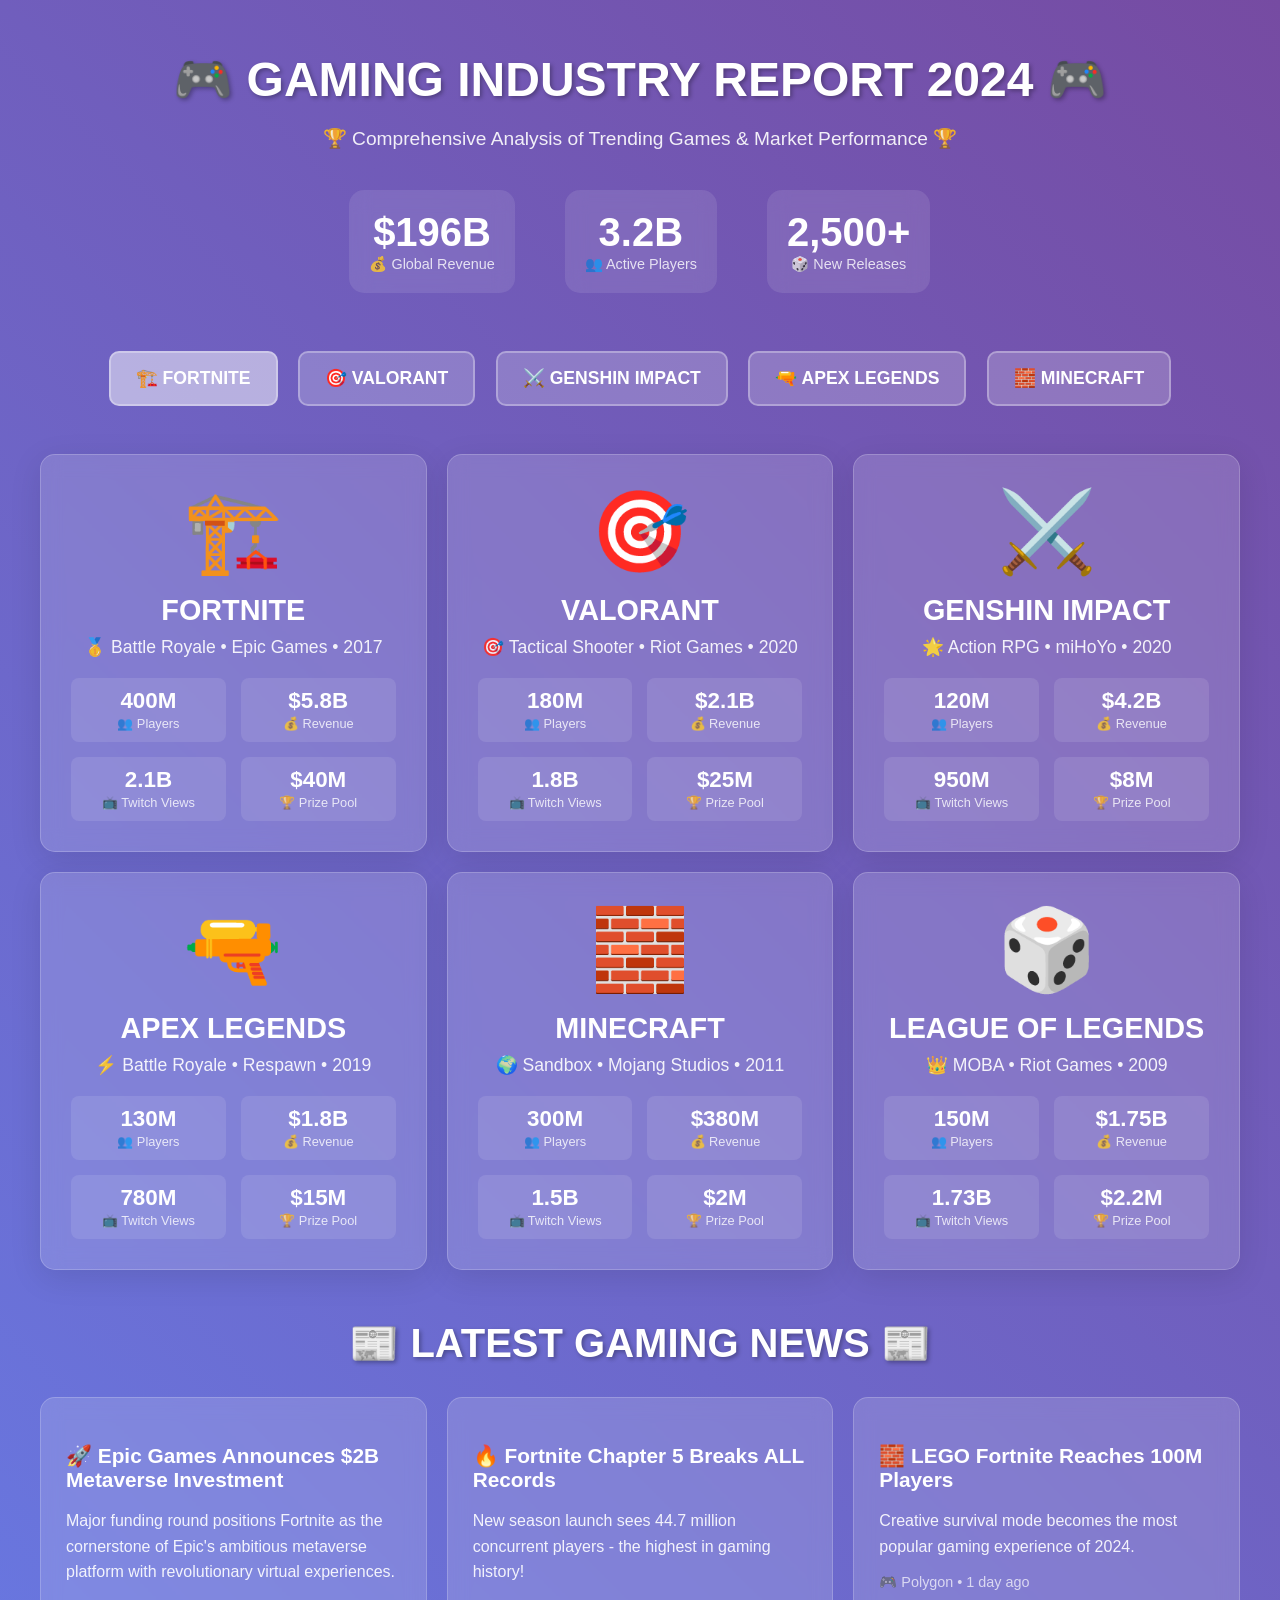
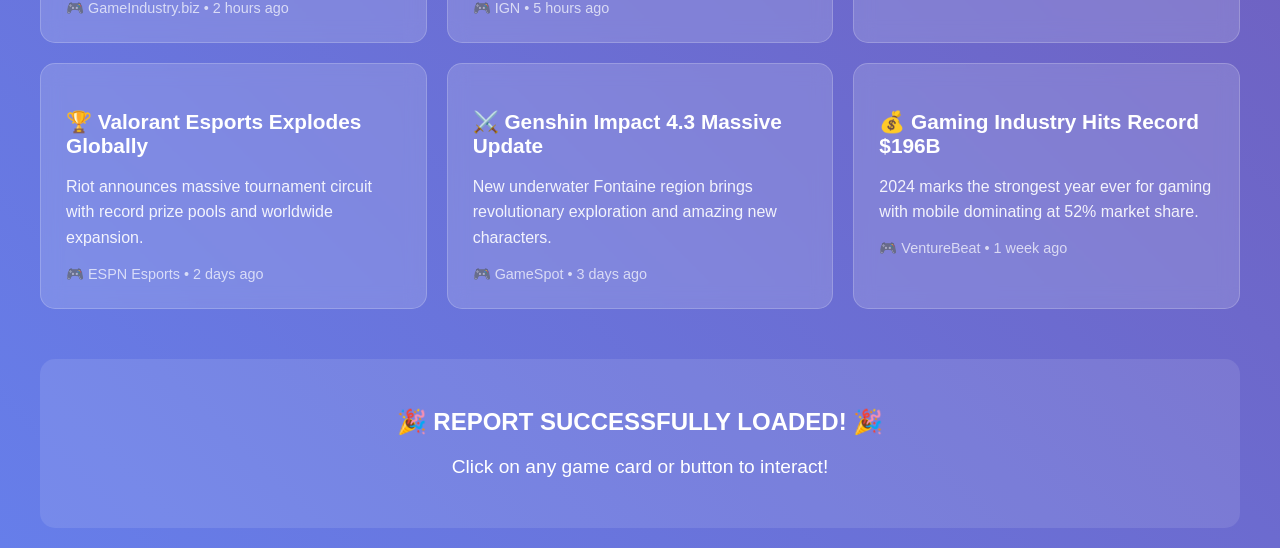
<file: FINAL-GAMING-REPORT.html>
<!DOCTYPE html>
<html>
<head>
    <title>Gaming Report 2024</title>
    <style>
        body { 
            font-family: Arial, sans-serif; 
            margin: 0; 
            background: linear-gradient(45deg, #667eea, #764ba2); 
            color: white; 
            padding: 20px; 
            min-height: 100vh;
        }
        .container { max-width: 1200px; margin: 0 auto; }
        h1 { text-align: center; font-size: 3em; margin-bottom: 10px; text-shadow: 2px 2px 4px rgba(0,0,0,0.3); }
        .subtitle { text-align: center; font-size: 1.2em; margin-bottom: 40px; opacity: 0.9; }
        .stats { display: flex; justify-content: center; gap: 50px; margin-bottom: 50px; flex-wrap: wrap; }
        .stat { text-align: center; background: rgba(255,255,255,0.1); padding: 20px; border-radius: 15px; backdrop-filter: blur(10px); }
        .stat-number { font-size: 2.5em; font-weight: bold; display: block; }
        .stat-label { font-size: 0.9em; opacity: 0.8; }
        .games { display: grid; grid-template-columns: repeat(auto-fit, minmax(300px, 1fr)); gap: 20px; margin-bottom: 50px; }
        .game { 
            background: rgba(255,255,255,0.15); 
            padding: 30px; 
            border-radius: 15px; 
            text-align: center; 
            backdrop-filter: blur(10px);
            border: 1px solid rgba(255,255,255,0.2);
            transition: all 0.3s ease;
            cursor: pointer;
            box-shadow: 0 8px 32px rgba(0,0,0,0.1);
        }
        .game:hover { 
            transform: translateY(-10px) scale(1.05); 
            background: rgba(255,255,255,0.25);
            box-shadow: 0 15px 35px rgba(0,0,0,0.2);
        }
        .game-icon { font-size: 5em; margin-bottom: 15px; }
        .game-title { font-size: 1.8em; margin-bottom: 10px; font-weight: bold; }
        .game-info { opacity: 0.9; margin-bottom: 20px; font-size: 1.1em; }
        .game-stats { display: grid; grid-template-columns: 1fr 1fr; gap: 15px; }
        .game-stat { text-align: center; background: rgba(255,255,255,0.1); padding: 10px; border-radius: 8px; }
        .game-stat-value { font-size: 1.4em; font-weight: bold; display: block; }
        .game-stat-label { font-size: 0.8em; opacity: 0.8; }
        .news { margin-top: 50px; }
        .news h2 { text-align: center; font-size: 2.5em; margin-bottom: 30px; text-shadow: 2px 2px 4px rgba(0,0,0,0.3); }
        .news-grid { display: grid; grid-template-columns: repeat(auto-fit, minmax(300px, 1fr)); gap: 20px; }
        .news-item { 
            background: rgba(255,255,255,0.15); 
            padding: 25px; 
            border-radius: 15px; 
            border: 1px solid rgba(255,255,255,0.2);
            backdrop-filter: blur(10px);
            transition: all 0.3s ease;
        }
        .news-item:hover {
            transform: translateY(-5px);
            background: rgba(255,255,255,0.2);
        }
        .news-item h3 { margin-bottom: 15px; font-size: 1.3em; }
        .news-item p { opacity: 0.9; line-height: 1.6; margin-bottom: 15px; }
        .news-meta { font-size: 0.9em; opacity: 0.7; }
        .buttons { text-align: center; margin: 40px 0; }
        .btn { 
            background: rgba(255,255,255,0.2); 
            border: 2px solid rgba(255,255,255,0.3);
            color: white; 
            padding: 15px 25px; 
            margin: 8px; 
            border-radius: 10px; 
            cursor: pointer;
            font-size: 1.1em;
            font-weight: bold;
            transition: all 0.3s ease;
        }
        .btn:hover { 
            background: rgba(255,255,255,0.4); 
            transform: translateY(-3px);
            box-shadow: 0 5px 15px rgba(0,0,0,0.2);
        }
        .btn.active { background: rgba(255,255,255,0.5); }
        @media (max-width: 768px) {
            h1 { font-size: 2.5em; }
            .stats { flex-direction: column; gap: 20px; }
            .game-stats { grid-template-columns: 1fr; }
        }
        .pulse { animation: pulse 2s infinite; }
        @keyframes pulse {
            0% { transform: scale(1); }
            50% { transform: scale(1.05); }
            100% { transform: scale(1); }
        }
    </style>
</head>
<body>
    <div class="container">
        <h1 class="pulse">🎮 GAMING INDUSTRY REPORT 2024 🎮</h1>
        <p class="subtitle">🏆 Comprehensive Analysis of Trending Games & Market Performance 🏆</p>
        
        <div class="stats">
            <div class="stat">
                <span class="stat-number">$196B</span>
                <span class="stat-label">💰 Global Revenue</span>
            </div>
            <div class="stat">
                <span class="stat-number">3.2B</span>
                <span class="stat-label">👥 Active Players</span>
            </div>
            <div class="stat">
                <span class="stat-number">2,500+</span>
                <span class="stat-label">🎲 New Releases</span>
            </div>
        </div>

        <div class="buttons">
            <button class="btn active" onclick="selectGame('Fortnite', this)">🏗️ FORTNITE</button>
            <button class="btn" onclick="selectGame('Valorant', this)">🎯 VALORANT</button>
            <button class="btn" onclick="selectGame('Genshin Impact', this)">⚔️ GENSHIN IMPACT</button>
            <button class="btn" onclick="selectGame('Apex Legends', this)">🔫 APEX LEGENDS</button>
            <button class="btn" onclick="selectGame('Minecraft', this)">🧱 MINECRAFT</button>
        </div>

        <div class="games">
            <div class="game" onclick="showGameInfo('Fortnite')">
                <div class="game-icon">🏗️</div>
                <div class="game-title">FORTNITE</div>
                <div class="game-info">🥇 Battle Royale • Epic Games • 2017</div>
                <div class="game-stats">
                    <div class="game-stat">
                        <span class="game-stat-value">400M</span>
                        <span class="game-stat-label">👥 Players</span>
                    </div>
                    <div class="game-stat">
                        <span class="game-stat-value">$5.8B</span>
                        <span class="game-stat-label">💰 Revenue</span>
                    </div>
                    <div class="game-stat">
                        <span class="game-stat-value">2.1B</span>
                        <span class="game-stat-label">📺 Twitch Views</span>
                    </div>
                    <div class="game-stat">
                        <span class="game-stat-value">$40M</span>
                        <span class="game-stat-label">🏆 Prize Pool</span>
                    </div>
                </div>
            </div>

            <div class="game" onclick="showGameInfo('Valorant')">
                <div class="game-icon">🎯</div>
                <div class="game-title">VALORANT</div>
                <div class="game-info">🎯 Tactical Shooter • Riot Games • 2020</div>
                <div class="game-stats">
                    <div class="game-stat">
                        <span class="game-stat-value">180M</span>
                        <span class="game-stat-label">👥 Players</span>
                    </div>
                    <div class="game-stat">
                        <span class="game-stat-value">$2.1B</span>
                        <span class="game-stat-label">💰 Revenue</span>
                    </div>
                    <div class="game-stat">
                        <span class="game-stat-value">1.8B</span>
                        <span class="game-stat-label">📺 Twitch Views</span>
                    </div>
                    <div class="game-stat">
                        <span class="game-stat-value">$25M</span>
                        <span class="game-stat-label">🏆 Prize Pool</span>
                    </div>
                </div>
            </div>

            <div class="game" onclick="showGameInfo('Genshin Impact')">
                <div class="game-icon">⚔️</div>
                <div class="game-title">GENSHIN IMPACT</div>
                <div class="game-info">🌟 Action RPG • miHoYo • 2020</div>
                <div class="game-stats">
                    <div class="game-stat">
                        <span class="game-stat-value">120M</span>
                        <span class="game-stat-label">👥 Players</span>
                    </div>
                    <div class="game-stat">
                        <span class="game-stat-value">$4.2B</span>
                        <span class="game-stat-label">💰 Revenue</span>
                    </div>
                    <div class="game-stat">
                        <span class="game-stat-value">950M</span>
                        <span class="game-stat-label">📺 Twitch Views</span>
                    </div>
                    <div class="game-stat">
                        <span class="game-stat-value">$8M</span>
                        <span class="game-stat-label">🏆 Prize Pool</span>
                    </div>
                </div>
            </div>

            <div class="game" onclick="showGameInfo('Apex Legends')">
                <div class="game-icon">🔫</div>
                <div class="game-title">APEX LEGENDS</div>
                <div class="game-info">⚡ Battle Royale • Respawn • 2019</div>
                <div class="game-stats">
                    <div class="game-stat">
                        <span class="game-stat-value">130M</span>
                        <span class="game-stat-label">👥 Players</span>
                    </div>
                    <div class="game-stat">
                        <span class="game-stat-value">$1.8B</span>
                        <span class="game-stat-label">💰 Revenue</span>
                    </div>
                    <div class="game-stat">
                        <span class="game-stat-value">780M</span>
                        <span class="game-stat-label">📺 Twitch Views</span>
                    </div>
                    <div class="game-stat">
                        <span class="game-stat-value">$15M</span>
                        <span class="game-stat-label">🏆 Prize Pool</span>
                    </div>
                </div>
            </div>

            <div class="game" onclick="showGameInfo('Minecraft')">
                <div class="game-icon">🧱</div>
                <div class="game-title">MINECRAFT</div>
                <div class="game-info">🌍 Sandbox • Mojang Studios • 2011</div>
                <div class="game-stats">
                    <div class="game-stat">
                        <span class="game-stat-value">300M</span>
                        <span class="game-stat-label">👥 Players</span>
                    </div>
                    <div class="game-stat">
                        <span class="game-stat-value">$380M</span>
                        <span class="game-stat-label">💰 Revenue</span>
                    </div>
                    <div class="game-stat">
                        <span class="game-stat-value">1.5B</span>
                        <span class="game-stat-label">📺 Twitch Views</span>
                    </div>
                    <div class="game-stat">
                        <span class="game-stat-value">$2M</span>
                        <span class="game-stat-label">🏆 Prize Pool</span>
                    </div>
                </div>
            </div>

            <div class="game" onclick="showGameInfo('League of Legends')">
                <div class="game-icon">🎲</div>
                <div class="game-title">LEAGUE OF LEGENDS</div>
                <div class="game-info">👑 MOBA • Riot Games • 2009</div>
                <div class="game-stats">
                    <div class="game-stat">
                        <span class="game-stat-value">150M</span>
                        <span class="game-stat-label">👥 Players</span>
                    </div>
                    <div class="game-stat">
                        <span class="game-stat-value">$1.75B</span>
                        <span class="game-stat-label">💰 Revenue</span>
                    </div>
                    <div class="game-stat">
                        <span class="game-stat-value">1.73B</span>
                        <span class="game-stat-label">📺 Twitch Views</span>
                    </div>
                    <div class="game-stat">
                        <span class="game-stat-value">$2.2M</span>
                        <span class="game-stat-label">🏆 Prize Pool</span>
                    </div>
                </div>
            </div>
        </div>

        <div class="news">
            <h2>📰 LATEST GAMING NEWS 📰</h2>
            <div class="news-grid">
                <div class="news-item">
                    <h3>🚀 Epic Games Announces $2B Metaverse Investment</h3>
                    <p>Major funding round positions Fortnite as the cornerstone of Epic's ambitious metaverse platform with revolutionary virtual experiences.</p>
                    <div class="news-meta">🎮 GameIndustry.biz • 2 hours ago</div>
                </div>
                <div class="news-item">
                    <h3>🔥 Fortnite Chapter 5 Breaks ALL Records</h3>
                    <p>New season launch sees 44.7 million concurrent players - the highest in gaming history!</p>
                    <div class="news-meta">🎮 IGN • 5 hours ago</div>
                </div>
                <div class="news-item">
                    <h3>🧱 LEGO Fortnite Reaches 100M Players</h3>
                    <p>Creative survival mode becomes the most popular gaming experience of 2024.</p>
                    <div class="news-meta">🎮 Polygon • 1 day ago</div>
                </div>
                <div class="news-item">
                    <h3>🏆 Valorant Esports Explodes Globally</h3>
                    <p>Riot announces massive tournament circuit with record prize pools and worldwide expansion.</p>
                    <div class="news-meta">🎮 ESPN Esports • 2 days ago</div>
                </div>
                <div class="news-item">
                    <h3>⚔️ Genshin Impact 4.3 Massive Update</h3>
                    <p>New underwater Fontaine region brings revolutionary exploration and amazing new characters.</p>
                    <div class="news-meta">🎮 GameSpot • 3 days ago</div>
                </div>
                <div class="news-item">
                    <h3>💰 Gaming Industry Hits Record $196B</h3>
                    <p>2024 marks the strongest year ever for gaming with mobile dominating at 52% market share.</p>
                    <div class="news-meta">🎮 VentureBeat • 1 week ago</div>
                </div>
            </div>
        </div>
        
        <div style="text-align: center; margin-top: 50px; padding: 30px; background: rgba(255,255,255,0.1); border-radius: 15px;">
            <h2>🎉 REPORT SUCCESSFULLY LOADED! 🎉</h2>
            <p style="font-size: 1.2em;">Click on any game card or button to interact!</p>
        </div>
    </div>

    <script>
        function selectGame(game, btn) {
            // Update button states
            document.querySelectorAll('.btn').forEach(b => b.classList.remove('active'));
            btn.classList.add('active');
            
            // Show animated alert
            alert('🎮 ' + game + ' SELECTED! 🎮\n\n📊 Loading detailed analytics...\n✨ Interactive features activated!');
        }
        
        function showGameInfo(game) {
            const messages = {
                'Fortnite': '🏗️ FORTNITE\n\n🎯 Epic Games\' battle royale phenomenon\n💰 $5.8B Revenue\n👥 400M Players\n🏆 Esports domination worldwide!',
                'Valorant': '🎯 VALORANT\n\n⚡ Riot Games\' tactical masterpiece\n💰 $2.1B Revenue\n👥 180M Players\n🎮 Precision gunplay perfection!',
                'Genshin Impact': '⚔️ GENSHIN IMPACT\n\n🌟 miHoYo\s open-world sensation\n�� $4.2B Revenue\n👥 120M Players\n🎨 Console-quality mobile gaming!',
                'Apex Legends': '🔫 APEX LEGENDS\n\n⚡ Respawn\s character-based battle royale\n💰 $1.8B Revenue\n👥 130M Players\n🦸 Unique legend abilities!',
                'Minecraft': '🧱 MINECRAFT\n\n🌍 Mojang\s creative sandbox universe\n💰 $380M Revenue\n👥 300M Players\n🎓 Educational gaming pioneer!',
                'League of Legends': '🎲 LEAGUE OF LEGENDS\n\n👑 Riot\s legendary MOBA\n💰 $1.75B Revenue\n👥 150M Players\n🏆 Esports foundation!'
            };
            
            alert(messages[game] || '🎮 Amazing game selection!');
        }
        
        // Add sparkle effect on load
        window.addEventListener('load', function() {
            document.querySelectorAll('.game').forEach((game, index) => {
                setTimeout(() => {
                    game.style.animation = 'pulse 0.5s ease';
                }, index * 200);
            });
        });
    </script>
</body>
</html>
</file>
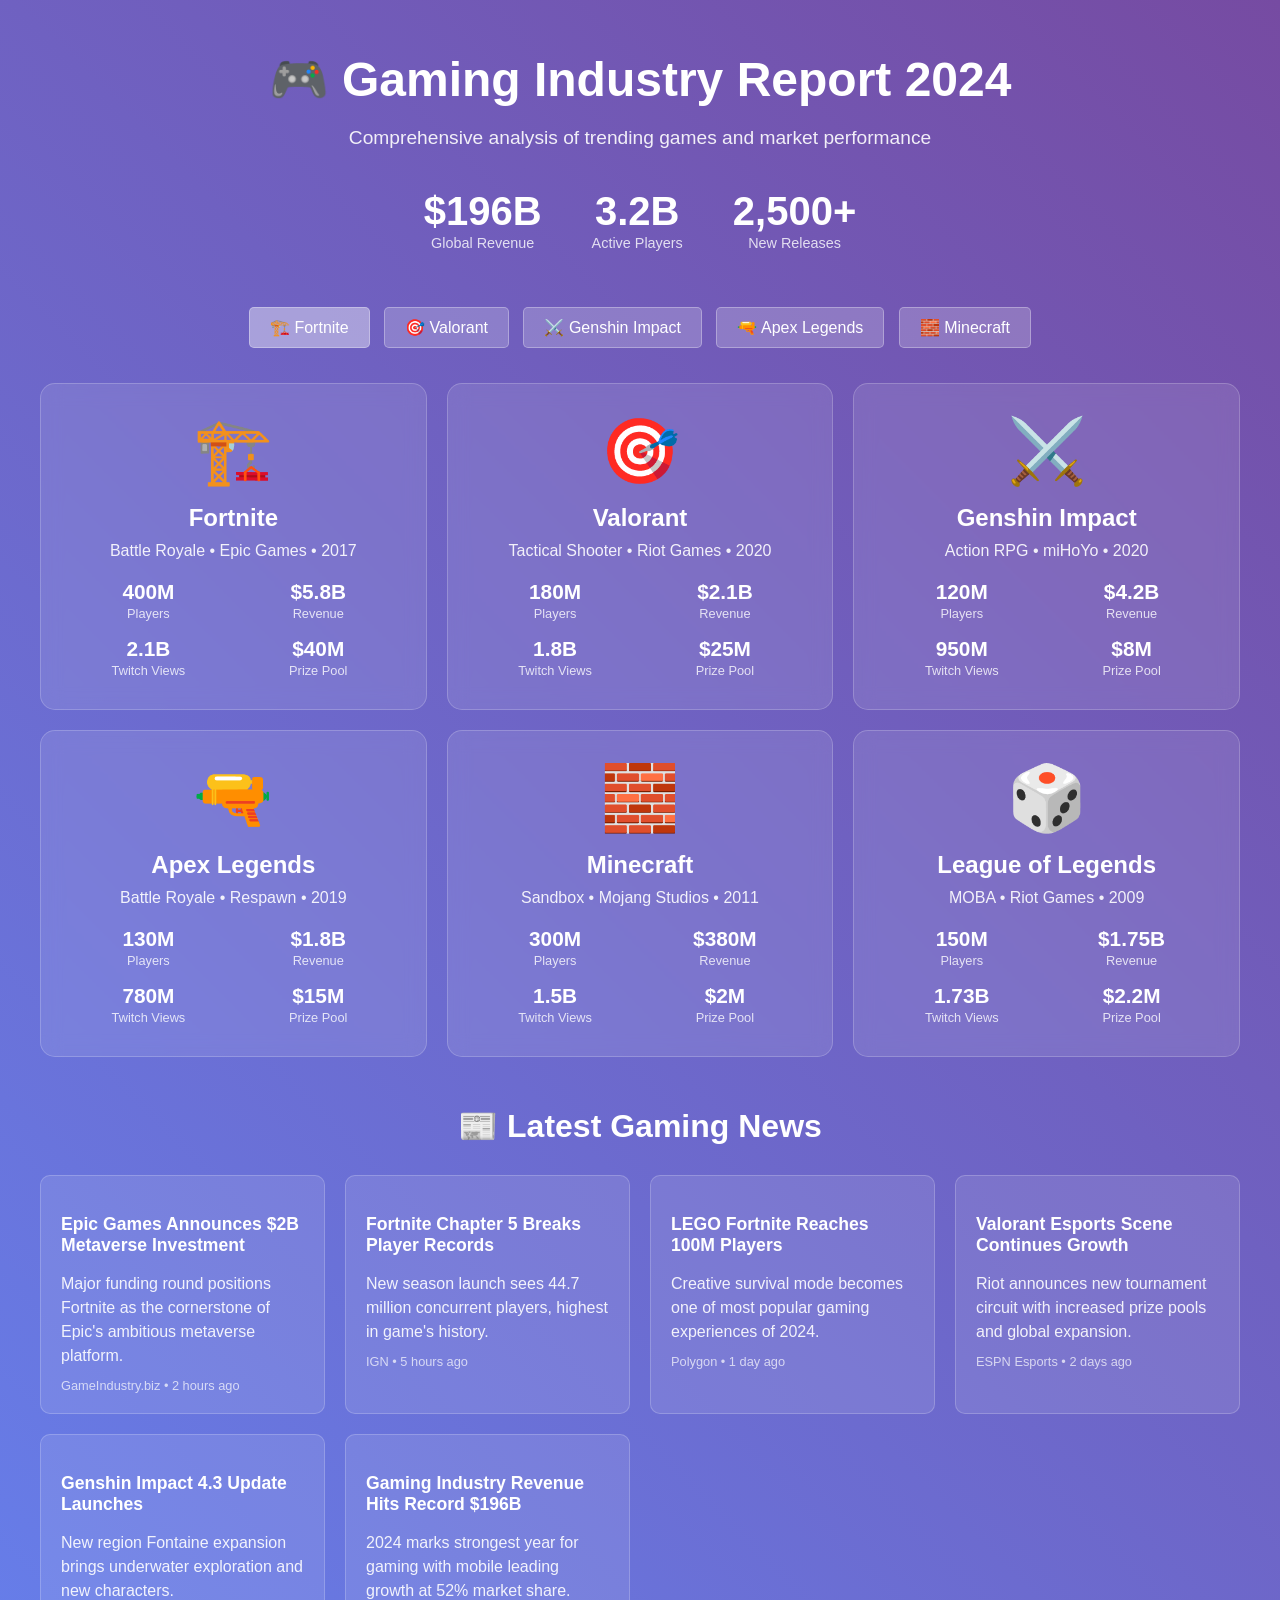
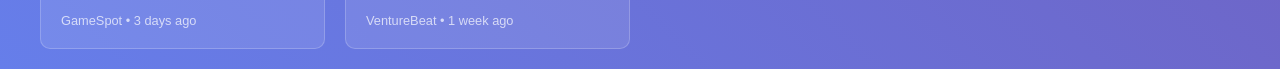
<file: simple-gaming-report.html>
<!DOCTYPE html>
<html>
<head>
    <title>Gaming Report 2024</title>
    <style>
        body { 
            font-family: Arial, sans-serif; 
            margin: 0; 
            background: linear-gradient(45deg, #667eea, #764ba2); 
            color: white; 
            padding: 20px; 
        }
        .container { max-width: 1200px; margin: 0 auto; }
        h1 { text-align: center; font-size: 3em; margin-bottom: 10px; }
        .subtitle { text-align: center; font-size: 1.2em; margin-bottom: 40px; opacity: 0.9; }
        .stats { display: flex; justify-content: center; gap: 50px; margin-bottom: 50px; flex-wrap: wrap; }
        .stat { text-align: center; }
        .stat-number { font-size: 2.5em; font-weight: bold; display: block; }
        .stat-label { font-size: 0.9em; opacity: 0.8; }
        .games { display: grid; grid-template-columns: repeat(auto-fit, minmax(300px, 1fr)); gap: 20px; margin-bottom: 50px; }
        .game { 
            background: rgba(255,255,255,0.1); 
            padding: 30px; 
            border-radius: 15px; 
            text-align: center; 
            backdrop-filter: blur(10px);
            border: 1px solid rgba(255,255,255,0.2);
            transition: transform 0.3s;
        }
        .game:hover { transform: translateY(-5px) scale(1.02); }
        .game-icon { font-size: 4em; margin-bottom: 15px; }
        .game-title { font-size: 1.5em; margin-bottom: 10px; font-weight: bold; }
        .game-info { opacity: 0.9; margin-bottom: 20px; }
        .game-stats { display: grid; grid-template-columns: 1fr 1fr; gap: 15px; }
        .game-stat { text-align: center; }
        .game-stat-value { font-size: 1.3em; font-weight: bold; display: block; }
        .game-stat-label { font-size: 0.8em; opacity: 0.8; }
        .news { margin-top: 50px; }
        .news h2 { text-align: center; font-size: 2em; margin-bottom: 30px; }
        .news-grid { display: grid; grid-template-columns: repeat(auto-fit, minmax(250px, 1fr)); gap: 20px; }
        .news-item { 
            background: rgba(255,255,255,0.1); 
            padding: 20px; 
            border-radius: 10px; 
            border: 1px solid rgba(255,255,255,0.2);
        }
        .news-item h3 { margin-bottom: 10px; font-size: 1.1em; }
        .news-item p { opacity: 0.9; line-height: 1.5; margin-bottom: 10px; }
        .news-meta { font-size: 0.8em; opacity: 0.7; }
        .buttons { text-align: center; margin: 30px 0; }
        .btn { 
            background: rgba(255,255,255,0.2); 
            border: 1px solid rgba(255,255,255,0.3);
            color: white; 
            padding: 10px 20px; 
            margin: 5px; 
            border-radius: 5px; 
            cursor: pointer;
            font-size: 1em;
        }
        .btn:hover { background: rgba(255,255,255,0.3); }
        .btn.active { background: rgba(255,255,255,0.4); }
        @media (max-width: 768px) {
            h1 { font-size: 2em; }
            .stats { flex-direction: column; gap: 20px; }
            .game-stats { grid-template-columns: 1fr; }
        }
    </style>
</head>
<body>
    <div class="container">
        <h1>🎮 Gaming Industry Report 2024</h1>
        <p class="subtitle">Comprehensive analysis of trending games and market performance</p>
        
        <div class="stats">
            <div class="stat">
                <span class="stat-number">$196B</span>
                <span class="stat-label">Global Revenue</span>
            </div>
            <div class="stat">
                <span class="stat-number">3.2B</span>
                <span class="stat-label">Active Players</span>
            </div>
            <div class="stat">
                <span class="stat-number">2,500+</span>
                <span class="stat-label">New Releases</span>
            </div>
        </div>

        <div class="buttons">
            <button class="btn active" onclick="showAlert('Fortnite Selected! 🏗️')">🏗️ Fortnite</button>
            <button class="btn" onclick="showAlert('Valorant Selected! 🎯')">🎯 Valorant</button>
            <button class="btn" onclick="showAlert('Genshin Impact Selected! ⚔️')">⚔️ Genshin Impact</button>
            <button class="btn" onclick="showAlert('Apex Legends Selected! 🔫')">🔫 Apex Legends</button>
            <button class="btn" onclick="showAlert('Minecraft Selected! 🧱')">🧱 Minecraft</button>
        </div>

        <div class="games">
            <div class="game">
                <div class="game-icon">🏗️</div>
                <div class="game-title">Fortnite</div>
                <div class="game-info">Battle Royale • Epic Games • 2017</div>
                <div class="game-stats">
                    <div class="game-stat">
                        <span class="game-stat-value">400M</span>
                        <span class="game-stat-label">Players</span>
                    </div>
                    <div class="game-stat">
                        <span class="game-stat-value">$5.8B</span>
                        <span class="game-stat-label">Revenue</span>
                    </div>
                    <div class="game-stat">
                        <span class="game-stat-value">2.1B</span>
                        <span class="game-stat-label">Twitch Views</span>
                    </div>
                    <div class="game-stat">
                        <span class="game-stat-value">$40M</span>
                        <span class="game-stat-label">Prize Pool</span>
                    </div>
                </div>
            </div>

            <div class="game">
                <div class="game-icon">🎯</div>
                <div class="game-title">Valorant</div>
                <div class="game-info">Tactical Shooter • Riot Games • 2020</div>
                <div class="game-stats">
                    <div class="game-stat">
                        <span class="game-stat-value">180M</span>
                        <span class="game-stat-label">Players</span>
                    </div>
                    <div class="game-stat">
                        <span class="game-stat-value">$2.1B</span>
                        <span class="game-stat-label">Revenue</span>
                    </div>
                    <div class="game-stat">
                        <span class="game-stat-value">1.8B</span>
                        <span class="game-stat-label">Twitch Views</span>
                    </div>
                    <div class="game-stat">
                        <span class="game-stat-value">$25M</span>
                        <span class="game-stat-label">Prize Pool</span>
                    </div>
                </div>
            </div>

            <div class="game">
                <div class="game-icon">⚔️</div>
                <div class="game-title">Genshin Impact</div>
                <div class="game-info">Action RPG • miHoYo • 2020</div>
                <div class="game-stats">
                    <div class="game-stat">
                        <span class="game-stat-value">120M</span>
                        <span class="game-stat-label">Players</span>
                    </div>
                    <div class="game-stat">
                        <span class="game-stat-value">$4.2B</span>
                        <span class="game-stat-label">Revenue</span>
                    </div>
                    <div class="game-stat">
                        <span class="game-stat-value">950M</span>
                        <span class="game-stat-label">Twitch Views</span>
                    </div>
                    <div class="game-stat">
                        <span class="game-stat-value">$8M</span>
                        <span class="game-stat-label">Prize Pool</span>
                    </div>
                </div>
            </div>

            <div class="game">
                <div class="game-icon">🔫</div>
                <div class="game-title">Apex Legends</div>
                <div class="game-info">Battle Royale • Respawn • 2019</div>
                <div class="game-stats">
                    <div class="game-stat">
                        <span class="game-stat-value">130M</span>
                        <span class="game-stat-label">Players</span>
                    </div>
                    <div class="game-stat">
                        <span class="game-stat-value">$1.8B</span>
                        <span class="game-stat-label">Revenue</span>
                    </div>
                    <div class="game-stat">
                        <span class="game-stat-value">780M</span>
                        <span class="game-stat-label">Twitch Views</span>
                    </div>
                    <div class="game-stat">
                        <span class="game-stat-value">$15M</span>
                        <span class="game-stat-label">Prize Pool</span>
                    </div>
                </div>
            </div>

            <div class="game">
                <div class="game-icon">🧱</div>
                <div class="game-title">Minecraft</div>
                <div class="game-info">Sandbox • Mojang Studios • 2011</div>
                <div class="game-stats">
                    <div class="game-stat">
                        <span class="game-stat-value">300M</span>
                        <span class="game-stat-label">Players</span>
                    </div>
                    <div class="game-stat">
                        <span class="game-stat-value">$380M</span>
                        <span class="game-stat-label">Revenue</span>
                    </div>
                    <div class="game-stat">
                        <span class="game-stat-value">1.5B</span>
                        <span class="game-stat-label">Twitch Views</span>
                    </div>
                    <div class="game-stat">
                        <span class="game-stat-value">$2M</span>
                        <span class="game-stat-label">Prize Pool</span>
                    </div>
                </div>
            </div>

            <div class="game">
                <div class="game-icon">🎲</div>
                <div class="game-title">League of Legends</div>
                <div class="game-info">MOBA • Riot Games • 2009</div>
                <div class="game-stats">
                    <div class="game-stat">
                        <span class="game-stat-value">150M</span>
                        <span class="game-stat-label">Players</span>
                    </div>
                    <div class="game-stat">
                        <span class="game-stat-value">$1.75B</span>
                        <span class="game-stat-label">Revenue</span>
                    </div>
                    <div class="game-stat">
                        <span class="game-stat-value">1.73B</span>
                        <span class="game-stat-label">Twitch Views</span>
                    </div>
                    <div class="game-stat">
                        <span class="game-stat-value">$2.2M</span>
                        <span class="game-stat-label">Prize Pool</span>
                    </div>
                </div>
            </div>
        </div>

        <div class="news">
            <h2>📰 Latest Gaming News</h2>
            <div class="news-grid">
                <div class="news-item">
                    <h3>Epic Games Announces $2B Metaverse Investment</h3>
                    <p>Major funding round positions Fortnite as the cornerstone of Epic's ambitious metaverse platform.</p>
                    <div class="news-meta">GameIndustry.biz • 2 hours ago</div>
                </div>
                <div class="news-item">
                    <h3>Fortnite Chapter 5 Breaks Player Records</h3>
                    <p>New season launch sees 44.7 million concurrent players, highest in game's history.</p>
                    <div class="news-meta">IGN • 5 hours ago</div>
                </div>
                <div class="news-item">
                    <h3>LEGO Fortnite Reaches 100M Players</h3>
                    <p>Creative survival mode becomes one of most popular gaming experiences of 2024.</p>
                    <div class="news-meta">Polygon • 1 day ago</div>
                </div>
                <div class="news-item">
                    <h3>Valorant Esports Scene Continues Growth</h3>
                    <p>Riot announces new tournament circuit with increased prize pools and global expansion.</p>
                    <div class="news-meta">ESPN Esports • 2 days ago</div>
                </div>
                <div class="news-item">
                    <h3>Genshin Impact 4.3 Update Launches</h3>
                    <p>New region Fontaine expansion brings underwater exploration and new characters.</p>
                    <div class="news-meta">GameSpot • 3 days ago</div>
                </div>
                <div class="news-item">
                    <h3>Gaming Industry Revenue Hits Record $196B</h3>
                    <p>2024 marks strongest year for gaming with mobile leading growth at 52% market share.</p>
                    <div class="news-meta">VentureBeat • 1 week ago</div>
                </div>
            </div>
        </div>
    </div>

    <script>
        function showAlert(message) {
            // Update button states
            document.querySelectorAll('.btn').forEach(btn => btn.classList.remove('active'));
            event.target.classList.add('active');
            
            // Show notification
            alert(message);
            
            // Add some visual feedback
            event.target.style.transform = 'scale(0.95)';
            setTimeout(() => {
                event.target.style.transform = '';
            }, 150);
        }

        // Add hover effects to game cards
        document.querySelectorAll('.game').forEach(game => {
            game.addEventListener('click', function() {
                this.style.transform = 'scale(1.05)';
                setTimeout(() => {
                    this.style.transform = '';
                }, 200);
            });
        });

        // Add loading animation
        window.addEventListener('load', function() {
            document.querySelectorAll('.game').forEach((game, index) => {
                game.style.opacity = '0';
                game.style.transform = 'translateY(50px)';
                setTimeout(() => {
                    game.style.transition = 'all 0.6s ease';
                    game.style.opacity = '1';
                    game.style.transform = 'translateY(0)';
                }, index * 100);
            });
        });
    </script>
</body>
</html>
</file>
